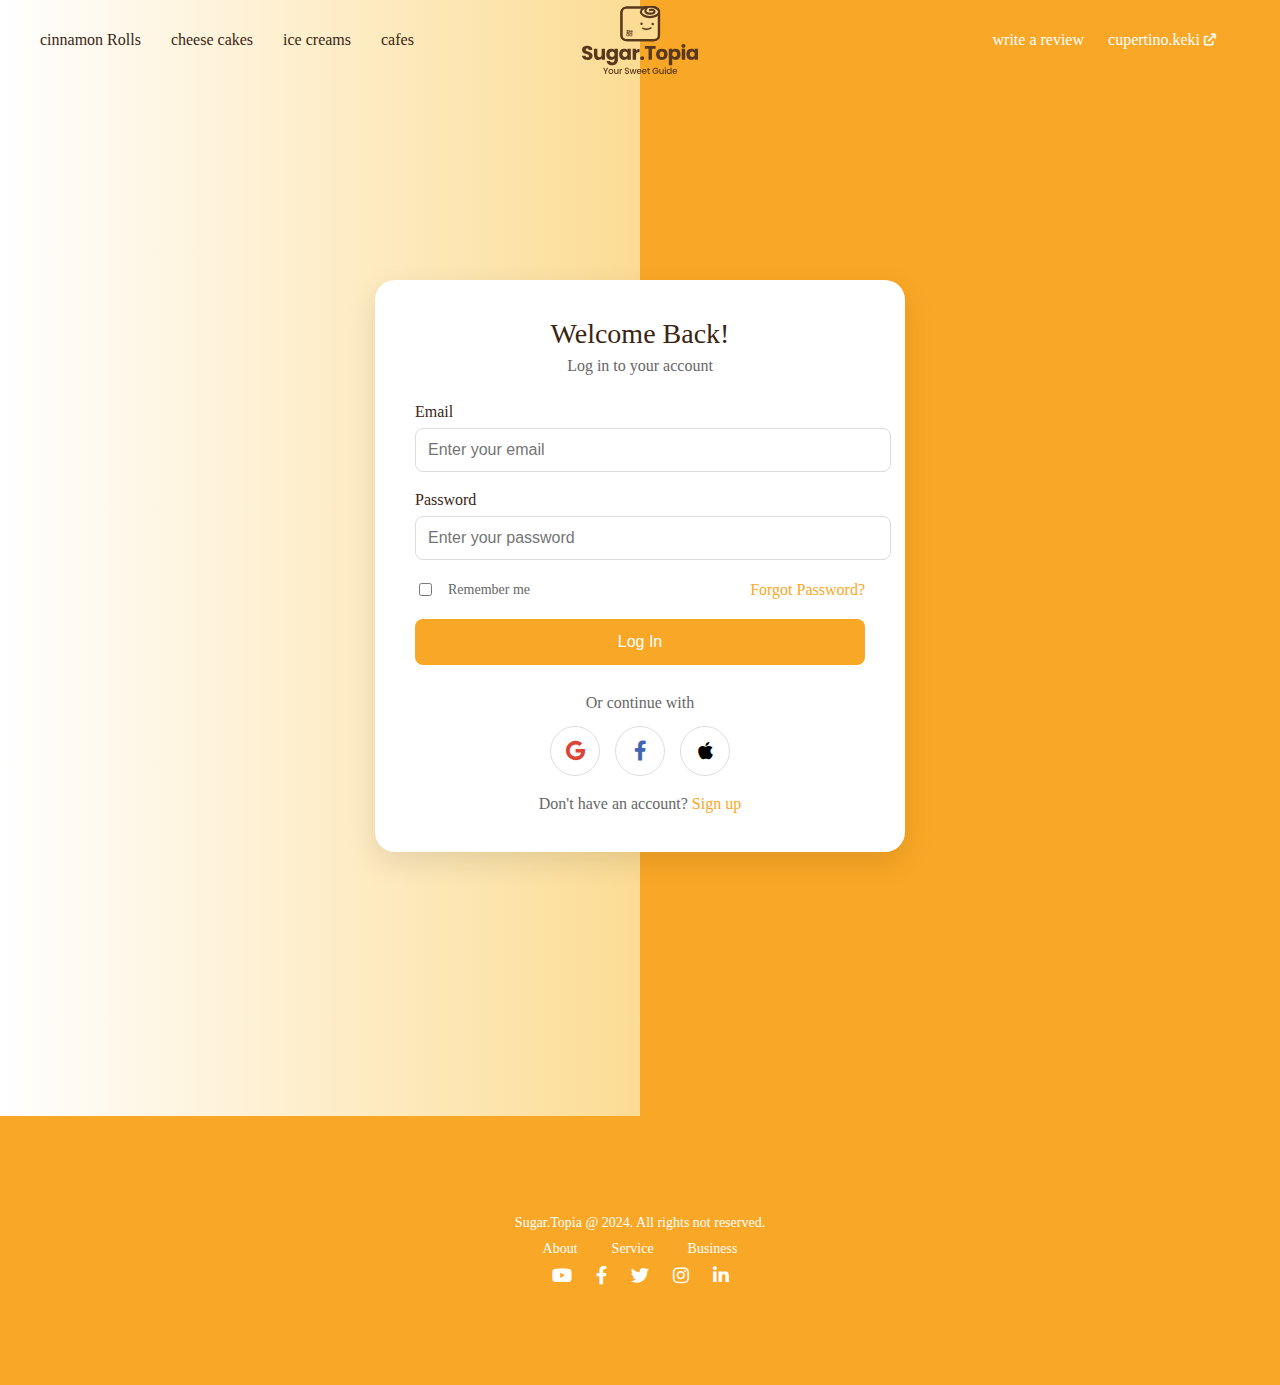
<file: login.html>
<!DOCTYPE html>
<html lang="en">
<head>
    <meta charset="UTF-8">
    <meta name="viewport" content="width=device-width, initial-scale=1.0">
    <title>Login - Sugar.Topia</title>
    <link rel="stylesheet" href="CSS/style.css">
    <link rel="stylesheet" href="CSS/login.css">.divider {
        text-align: center;
        margin: 20px 0;
        position: relative;
    }
    <link href="https://cdnjs.cloudflare.com/ajax/libs/font-awesome/6.0.0-beta3/css/all.min.css" rel="stylesheet">
</head>
<body>

    <header class="header">
        <div class="header-container">
            <nav class="nav-menu">
                <ul>
                    <li><a href="index.html">cinnamon Rolls</a></li>
                    <li><a href="index.html">cheese cakes</a></li>
                    <li><a href="index.html">ice creams</a></li>
                    <li><a href="index.html">cafes</a></li>
                </ul>
            </nav>

            <div class="logo-container">
                <a href="index.html">
                    <img src="img/11211.svg" alt="Sugar.Topia">
                </a>
            </div>

            <div class="actions">
                <a href="#">write a review</a>
                <a href="https://www.instagram.com/cupertino.keki/" class="brand-name">
                    cupertino.keki
                    <i class="fa-solid fa-arrow-up-right-from-square link-icon"></i>
                </a>
                <!-- <a href="login.html" class="btn-login">Log In</a>
                <a href="signup.html" class="btn-signup">Sign Up</a> -->
            </div>
        </div>
    </header>

    <!-- 登入表單區域 -->
    <main class="login-container">
        <div class="login-box">
            <h1>Welcome Back!</h1>
            <p class="subtitle">Log in to your account</p>
            
            <form class="login-form">
                <div class="form-group">
                    <label for="email">Email</label>
                    <input type="email" id="email" placeholder="Enter your email" required>
                </div>
                
                <div class="form-group">
                    <label for="password">Password</label>
                    <input type="password" id="password" placeholder="Enter your password" required>
                </div>
                
                <div class="form-options">
                    <label class="remember-me">
                        <input type="checkbox" id="remember">
                        <span>Remember me</span>
                    </label>
                    <a href="#" class="forgot-password">Forgot Password?</a>
                </div>
                
                <button type="submit" class="login-button">Log In</button>
                
                <div class="social-login">
                    <p>Or continue with</p>
                    <div class="social-buttons">
                        <button type="button" class="social-btn google">
                            <i class="fab fa-google"></i>
                        </button>
                        <button type="button" class="social-btn facebook">
                            <i class="fab fa-facebook-f"></i>
                        </button>
                        <button type="button" class="social-btn apple">
                            <i class="fab fa-apple"></i>
                        </button>
                    </div>
                </div>
                
                <p class="signup-link">
                    Don't have an account? <a href="signup.html">Sign up</a>
                </p>
            </form>
        </div>
    </main>

    <!-- footer -->
<footer>
    <div class="footer-content">
        <p>Sugar.Topia @ 2024. All rights not reserved.</p>
        <div class="footer-links">
            <a href="#">About</a>
            <a href="#">Service</a>
            <a href="#">Business</a>
        </div>
        <div class="footer_social-icons">
            <a href="#"><i class="fab fa-youtube"></i></a>
            <a href="#"><i class="fab fa-facebook-f"></i></a>
            <a href="#"><i class="fab fa-twitter"></i></a>
            <a href="https://www.instagram.com/cupertino.keki/"><i class="fab fa-instagram"></i></a>
            <a href="#"><i class="fab fa-linkedin-in"></i></a>
        </div>
    </div>
</footer>
</body>
</html>
</file>
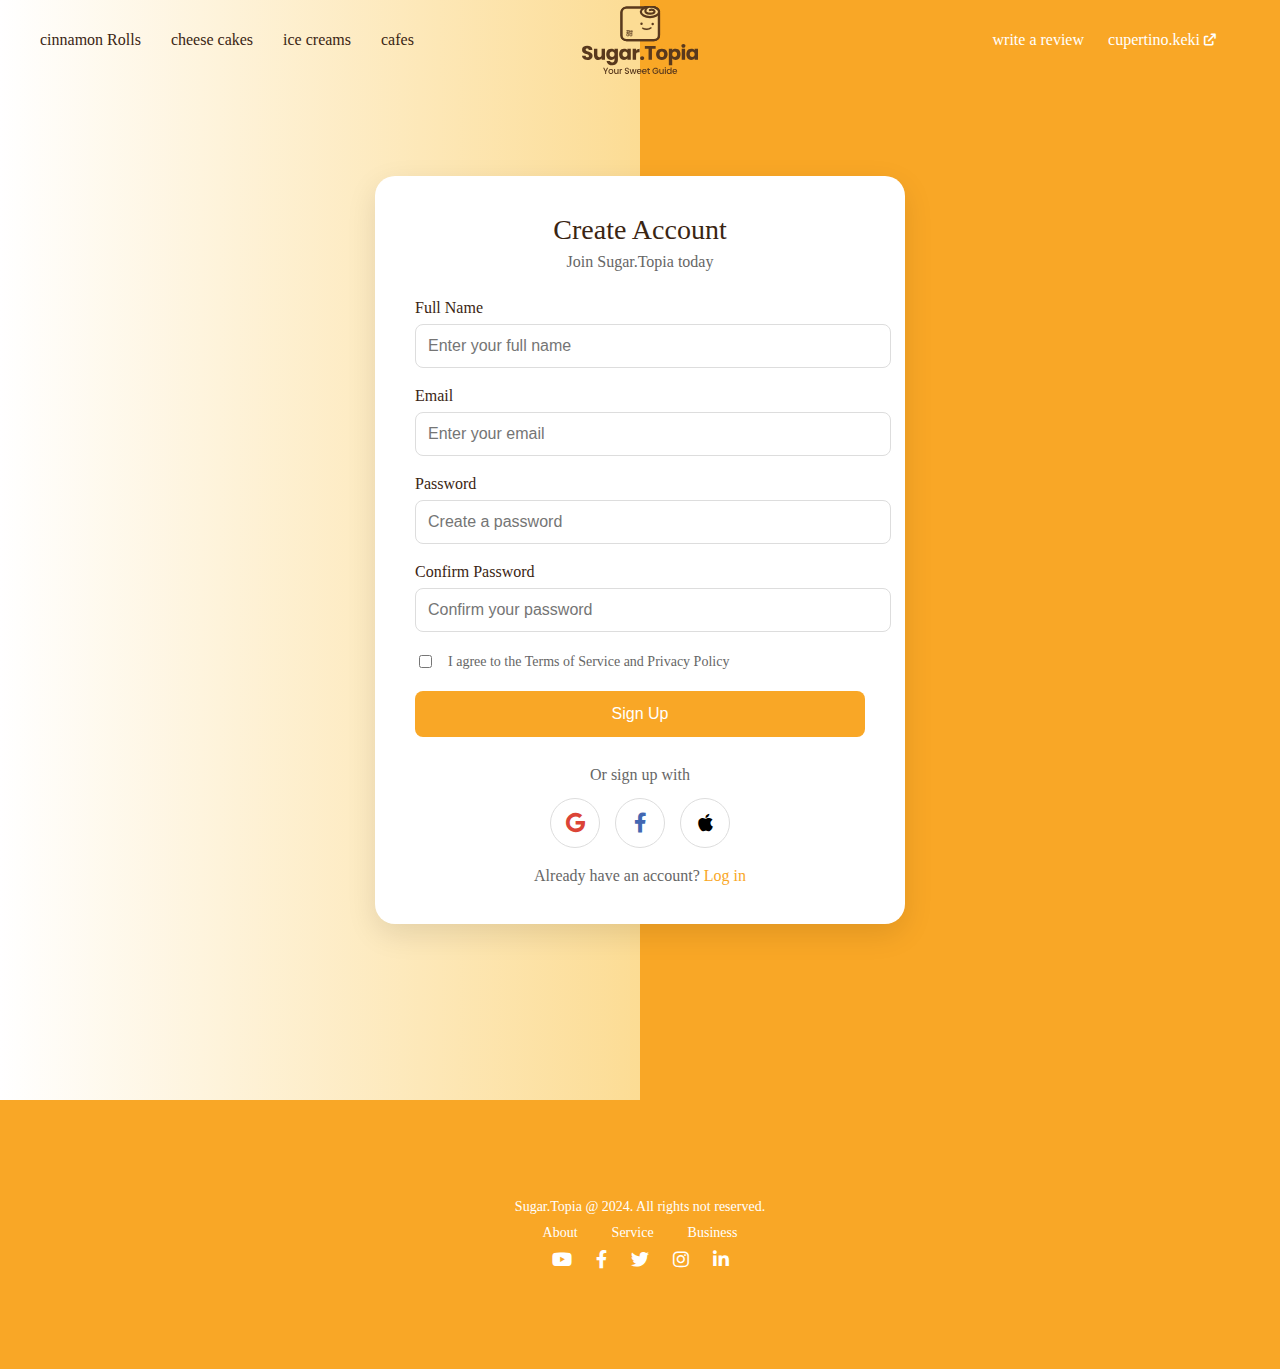
<file: signup.html>
<!DOCTYPE html>
<html lang="en">
<head>
    <meta charset="UTF-8">
    <meta name="viewport" content="width=device-width, initial-scale=1.0">
    <title>Sign Up - Sugar.Topia</title>
    <link rel="stylesheet" href="CSS/style.css">
    <link rel="stylesheet" href="CSS/login.css">
    <link href="https://cdnjs.cloudflare.com/ajax/libs/font-awesome/6.0.0-beta3/css/all.min.css" rel="stylesheet">
</head>
<body>
    <!-- Header 與 login.html 相同 -->
    <header class="header">
        <div class="header-container">
            <nav class="nav-menu">
                <ul>
                    <li><a href="index.html">cinnamon Rolls</a></li>
                    <li><a href="index.html">cheese cakes</a></li>
                    <li><a href="index.html">ice creams</a></li>
                    <li><a href="index.html">cafes</a></li>
                </ul>
            </nav>

            <div class="logo-container">
                <a href="index.html">
                    <img src="img/11211.svg" alt="Sugar.Topia">
                </a>
            </div>

            <div class="actions">
                <a href="#">write a review</a>
                <a href="https://www.instagram.com/cupertino.keki/" class="brand-name">
                    cupertino.keki
                    <i class="fa-solid fa-arrow-up-right-from-square link-icon"></i>
                </a>
            </div>
        </div>
    </header>

    <!-- 註冊表單區域 -->
    <main class="login-container">
        <div class="login-box">
            <h1>Create Account</h1>
            <p class="subtitle">Join Sugar.Topia today</p>
            
            <form class="login-form">
                <div class="form-group">
                    <label for="name">Full Name</label>
                    <input type="text" id="name" placeholder="Enter your full name" required>
                </div>

                <div class="form-group">
                    <label for="email">Email</label>
                    <input type="email" id="email" placeholder="Enter your email" required>
                </div>
                
                <div class="form-group">
                    <label for="password">Password</label>
                    <input type="password" id="password" placeholder="Create a password" required>
                </div>

                <div class="form-group">
                    <label for="confirm-password">Confirm Password</label>
                    <input type="password" id="confirm-password" placeholder="Confirm your password" required>
                </div>
                
                <div class="form-options">
                    <label class="remember-me">
                        <input type="checkbox" id="terms">
                        <span>I agree to the Terms of Service and Privacy Policy</span>
                    </label>
                </div>
                
                <button type="submit" class="login-button">Sign Up</button>
                
                <div class="social-login">
                    <p>Or sign up with</p>
                    <div class="social-buttons">
                        <button type="button" class="social-btn google">
                            <i class="fab fa-google"></i>
                        </button>
                        <button type="button" class="social-btn facebook">
                            <i class="fab fa-facebook-f"></i>
                        </button>
                        <button type="button" class="social-btn apple">
                            <i class="fab fa-apple"></i>
                        </button>
                    </div>
                </div>
                
                <p class="signup-link">
                    Already have an account? <a href="login.html">Log in</a>
                </p>
            </form>
        </div>
    </main>

    <!-- Footer 與 login.html 相同 -->
    <footer>
        <div class="footer-content">
            <p>Sugar.Topia @ 2024. All rights not reserved.</p>
            <div class="footer-links">
                <a href="#">About</a>
                <a href="#">Service</a>
                <a href="#">Business</a>
            </div>
            <div class="footer_social-icons">
                <a href="#"><i class="fab fa-youtube"></i></a>
                <a href="#"><i class="fab fa-facebook-f"></i></a>
                <a href="#"><i class="fab fa-twitter"></i></a>
                <a href="https://www.instagram.com/cupertino.keki/"><i class="fab fa-instagram"></i></a>
                <a href="#"><i class="fab fa-linkedin-in"></i></a>
            </div>
        </div>
    </footer>
</body>
</html>
</file>
<file: CSS/style.css>
@import url("reset.css");

body {
    font-family: poppins;
}

/* 頁面頂部 header */
.header {
    height: 80px;
    padding: 0;
    width: 100%;
    position: fixed;
    top: 0;
    left: 0;
    display: flex;
    z-index: 1000;
}

/* 左半邊白色背景 */
.header::before {
    content: '';
    position: absolute;
    left: 0;
    top: 0;
    width: 50%;
    height: 100%;
    background: linear-gradient(to left, #FCDC94,#fff); 
}

/* 右半邊橘色背景 */
.header::after {
    content: '';
    position: absolute;
    right: 0;
    top: 0;
    width: 50%;
    height: 100%;
    background-color: #F9A726;
}

.header-container {
    height: 100%;
    width: 100%;
    max-width: 1200px;
    margin: 0 auto;
    padding: 0 20px;
    display: flex;
    justify-content: space-between;
    align-items: center;
    position: relative;
    z-index: 1; /* 確保內容在背景色之上 */
}

/* 左側導航選單 */
.nav-menu ul {
    display: flex
    ;z-index: 1; 
    list-style: none;
    gap: 30px;
}

.nav-menu a {
    text-decoration: none !important;
    color: #3A2513; /* 改為深色，因為背景是白色 */
    font-size: 16px;
    font-weight: 500;
}
.nav-menu a:hover {
    color: #F9A726;
}

/* 右側操作區域 */
.actions {
    display: flex;
    align-items: center;
}

.actions a {
    color: white; 
    text-decoration: none !important;
    font-size: 16px;
    font-weight: 500;
}

.actions a:not(.btn-signup) {
    margin-right: 24px;
    color: #fff; 
}

.actions a:hover {
    color: #FCDC94;
    text-decoration: none !important;
}   

.actions .btn-login {
    margin-right: 4px;
    margin-left: 20px;
}

.actions .btn-login:hover {
    background-color: #FCDC94;
}

.brand-name {
    display: flex;
    align-items: center;
    gap: 4px;
    text-decoration: none !important;
}

.link-icon {
    font-size: 12px;
}

.btn-login, .btn-signup {
    padding: 8px 16px;
    border-radius: 9px;
    cursor: pointer;
    font-size: 14px;
    text-decoration: none;
    display: inline-block;
}

.btn-login {
    background: transparent;
    border: 1px solid white;
    color: white !important;
}

.btn-signup {
    background: white;
    color: #F9A726 !important;
    border: 1px solid white;
}

.btn-signup:hover {
    background-color: #FCDC94;
    color: #F9A726 !important;
}

/* Logo 樣式 */
.logo-container {
    position: fixed;
    left: 50%;
    transform: translateX(-50%);
    margin-top: 5px;
    z-index: 100; 
}

.logo-container img {
    height: 70px; /* 根據實際 logo 大小調整 */
    /* width: auto; */
}

/* 調整 header container 確保不會擋住 logo */
.header.header-container {
    position: relative;
    /* padding-bottom: 10px; */
    z-index: 10;
}

/* Split section */
.split-section {
    display: flex;
    margin: 0;
    padding: 0;
    position: relative;
    width: 100%;
    height: 800px;
    z-index: 1;
}

/* 左半邊白色背景 */
.split-section::before {
    content: '';
    position: absolute;
    left: 0;
    top: 0;
    width: 50%;
    height: 100%;
    background: linear-gradient(to left, #FCDC94,#fff); 
    z-index: -1;
}

/* 右半邊橘色背景 */
.split-section::after {
    content: '';
    position: absolute;
    right: 0;
    top: 0;
    width: 50%;
    height: 100%;
    background-color: #F9A726;
    z-index: -1;
}

/* Left side */
.left-side {
    width: 50%;
    display: flex;
    flex-direction: column;
    justify-content: flex-start;
    align-items: flex-start;
    padding-top: 28vh;
    padding-left: 150px;
    box-sizing: border-box;
    position: relative;
    z-index: 1;
}

/* Right side */
.right-side {
    width: 50%;
    height: 800px;
    display: flex;
    justify-content: center;
    align-items: center;
    position: relative;
    z-index: 1;
}

.right-side img {
    max-width: 75%;
    height: auto;
    position: relative;
    right: 180px;
}

/* The overlay text on the left side */
.overlay-text {
    font-size: 36px;
    font-weight: bold;
    color: #3A2513;
    margin-bottom: 20px;
    line-height: 1.4;
    max-width: 400px;
    margin-left: 10px;
    /* padding-left: 10px; */
}

/* Search bar container */
.search-bar {
    /* width: 100%; */
    /* max-width: 300px; */
    display: flex;
    gap: 1px;
    margin-top: 10px;
    /* margin-right: 20px; */
    /* position: absolute; */
}

/* 搜尋輸入框樣式 */
.search-bar input {
    padding: 0px 16px;
    border: 1px solid #ddd;
    border-radius: 10px;
    font-size: 14px;
    flex: 1;
    outline: none;
}

.search-bar input:focus {
    border-color: #F9A726;
    box-shadow: 0 0 0 2px rgba(249, 167, 38, 0.1);
}

/* 搜尋按鈕樣式 */
.search-btn {
    width: 48px;
    height: 48px;
    display: flex;
    justify-content: center;
    align-items: center;
    background-color: #F9A726;
    border: none;
    border-radius: 8px;
    cursor: pointer;
    padding: 0;
}

.search-btn:hover {
    background-color: #e89615;
}

/* 搜尋icon樣式 */
.search-btn i {
    font-size: 20px; /* 調整圖標大小 */
    width: 20px; /* 確保寬度固定 */
    height: 20px; /* 確高度固定 */
    display: flex;
    justify-content: center;
    align-items: center;
    color: white;
}

.social-icons {
    display: flex;
    gap: 20px;
    margin-top: 110px; /* 與搜尋欄保持一定距離 */
    padding-left:40px;
}

.social-icons a {
    width: 60px;
    height: 40px;
    /* border-radius: 50%; */
    /* border: 2px solid #F9A726; */
    color: #F9A726;
    text-decoration: none;
    display: flex;
    align-items: center;
    justify-content: center;
    transition: all 0.5s ease;
}

.social-icons a i {
    font-size: 40px;
    color: #F9A726; 
    display: block; 
}

.social-icons a:hover {
    color: white;
    transform: scale(1.2);  /* 元素放大 10% */
}

.social-icons a img {
    width: 40px;   
    height: 40px;   
}

.social-icons a:hover img {
    transform: scale(1.2);  /* 元素放大 10% */
    transition: all 0.5s ease;
}


/* 輪播器樣式 */
.slider {
    position: relative;
    width: 100%;
    height: 500px;
    overflow: hidden;
    border-radius: 40px;
    margin-left: -200px;  /* 向左移動 50px */
    /* 或者使用 transform */
    /* transform: translateX(-50px); */
    margin-top: 60px;

}

.slides {
    display: flex;
    transition: transform 0.3s ease-in-out;
    height: 100%;
}

.slide {
    min-width: 100%;
    height: 100%;
    object-fit: cover;
    position: relative;
    right: 180px;
    border-radius: 40px;
}

.slider-btn {
    position: absolute;
    top: 50%;
    transform: translateY(-50%);
    width: 40px;  /* 設定固定寬度 */
    height: 40px;  /* 設定固定高度，與寬度相等 */
    padding: 0;  /* 移除內距 */
    border: none;
    cursor: pointer;
    border-radius: 50%;
    background: transparent;  /* 透明背景 */
    border: 2px solid #FFF;  /* 加入邊框 */
    color: #Fff;
    font-size: 16px;
    z-index: 10;
    display: flex;  /* 使用 flex 置中內容 */
    align-items: center;
    justify-content: center;
    transition: all 0.3s;
}

.slider-btn:hover {
    background: rgba(249, 167, 38, 0.1);
}

.prev {
    left: 20px;
}

.next {
    right: 20px;
}

.dots {
    position: absolute;
    bottom: 20px;
    left: 50%;
    transform: translateX(-50%);
    display: flex;
    gap: 8px;
}

.dot {
    width: 10px;
    height: 10px;
    border-radius: 50%;
    background: rgba(255, 255, 255, 0.5);
    cursor: pointer;
    transition: background 0.3s;
}

.dot.active {
    background: #F9A726;
}


/* Join Mailing List Section */
.join-mailing-list {
    background-color: #FCDC94;
    padding: 100px 0;
    margin: 80px;
    border-radius: 30px;
    position: relative;
    overflow: hidden;
}

.join-mailing-list::before {
    content: '';
    position: absolute;
    top: -50%;
    right: -20%;
    width: 400px;
    height: 400px;
    background: rgba(249, 167, 38, 0.1);
    border-radius: 50%;
}

.mailing-content {
    display: flex;
    justify-content: space-between;
    align-items: center;
    max-width: 1200px;
    margin: 0 auto;
    gap: 30px;
    padding: 0 40px;
    position: relative;
}

/* 修改圖片容器 */
.image-container {
    flex: 1;
    display: flex;
    justify-content: flex-end; /* 改為靠右對齊 */
    margin-right: 50px; /* 向右移動 */
    position: relative; /* 確保定位正確 */
}

/* 主圖片樣式 */
.image-container img {
    width: 100%;
    max-width: 480px;
    border-radius: 20px;
    box-shadow: 0 20px 40px rgba(0, 0, 0, 0.2);
}

/* 文字容器 */
.text-container {
    flex: 1;
    margin-left: -15px; /* 向左移動 */
}

.image-decoration {
    position: absolute;
    top: -20px;
    right: -20px;
    width: 100%;
    height: 100%;
    border: 3px solid #F9A726;
    border-radius: 20px;
    z-index: -1;
}

.text-wrapper {
    max-width: 460px;
}

.accent-text {
    display: inline-block;
    background: #F9A726;
    color: white;
    padding: 6px 12px;
    border-radius: 20px;
    font-size: 14px;
    margin-bottom: 15px;
}

.text-wrapper h2 {
    font-size: 36px;
    font-weight: bold;
    color: #3A2513;
    margin-bottom: 20px;
    line-height: 1.2;
}

.text-wrapper p {
    font-size: 16px;
    line-height: 1.6;
    color: #666;
    margin-bottom: 30px;
}

.input-wrapper {
    flex: 1;
    position: relative;
    background: white;
    border-radius: 12px;
    padding: 5px 15px;
    display: flex;
    align-items: center;
}

.input-wrapper i {
    color: #F9A726;
    margin-right: 10px;
}

.input-wrapper input {
    border: none;
    outline: none;
    padding: 12px 0;
    width: 100%;
    font-size: 16px;
}

.subscribe-btn {
    display: flex;
    align-items: center;
    gap: 10px;
    background: #F9A726;
    color: white;
    border: none;
    padding: 15px 30px;
    border-radius: 12px;
    font-size: 16px;
    cursor: pointer;
    transition: all 0.3s ease;
    margin-top: 4px;
}

.subscribe-btn:hover {
    background: #e89615;
    transform: translateY(-2px);
}

.subscribe-benefits {
    margin-top: 25px;
    display: flex;
    flex-direction: column;
    gap: 12px;
}

.benefit-item {
    display: flex;
    align-items: center;
    gap: 10px;
}

.benefit-item i {
    color: #F9A726;
    font-size: 14px;
}

.benefit-item span {
    color: #666;
    font-size: 14px;
}

@media (max-width: 768px) {
    .mailing-content {
        flex-direction: column;
        text-align: center;
    }
    
    .text-wrapper {
        align-items: center;
    }
    
    .image-wrapper {
        margin-right: 0;
        margin-bottom: 40px;
    }
}

/* Latest Reviews Section */
.latest_review_section {
    max-width: 1000px;  /* 調整最大寬度 */
    margin: 0 auto;     /* 改為 auto 來自動置中 */
    padding: 56px 20px;
    text-align: center;
}

/* Header */
.review-header {
    display: flex;
    justify-content: space-between;
    align-items: center;
    margin-bottom: 56px;
    text-align: left;  /* 確保標題靠左對齊 */
}

.review-header h1 {
    margin: 0;
    font-size: 28px;
    font-weight: bold;
}

.review-view-all {
    color: #f9a726;
    text-decoration: none;
    font-size: 16px;
}

/* Review Grid */
.review-grid {
    display: grid;
    grid-template-columns: repeat(3, 1fr);  /* 改用 grid 布局，每行3個 */
    gap: 20px;
}

.review-card {
    width: 100%;  /* 讓卡片填滿網格空間 */
}

.review-item {
    background-color: #fff;
    border-radius: 8px;
    box-shadow: 0 2px 5px rgba(249, 167, 38, 0.6);
    padding: 15px;
}

/* User Section */
.review-user {
    display: flex;
    align-items: center;
    gap: 15px;
}

.user-avatar {
    width: 50px;
    height: 50px;
    border-radius: 50%;
    object-fit: cover;
}

.user-info {
    text-align: left;  /* 確保用戶信息靠左對齊 */
}

.user-name {
    font-weight: bold;
    margin: 0;
}

.post-time {
    font-size: 0.6em;
    color: #777;
    margin-top: 4px;
}

/* Review Content */
.review-content {
    padding: 15px 0;
    text-align: left;  /* 確保內容靠左對齊 */
}

.review-content h2 {
    font-size: .9em;
    margin: 0 0 10px 0;
}

.rating {
    margin-bottom: 10px;
}

.rating span {
    color: #5A8F29;
}

.review-image {
    width: 100%;
    border-radius: 8px;
    margin: 10px 0;
}

.review-text {
    font-size: 0.9em;
    color: #555;
    margin: 10px 0;
}

.read-more {
    color: #5A8F29;
    text-decoration: none;
}

/* Responsive Design */
@media (max-width: 1200px) {
    .latest_review_section {
        margin: 0 auto;  /* 在較小螢幕上置中 */
        padding: 56px 40px;
    }
}

@media (max-width: 768px) {
    .review-grid {
        grid-template-columns: repeat(2, 1fr);  /* 平板上每行2個 */
    }
}

@media (max-width: 480px) {
    .review-grid {
        grid-template-columns: 1fr;  /* 手機上每行1個 */
    }
}

/* 新增：標題區域的樣式 */
.reviews-header {
    display: flex;
    justify-content: space-between;
    align-items: center;
    max-width: 1000px; /* 與 activities-wrapper 同寬 */
    margin: 0 auto 24px;
    padding: 0 20px;
}

.reviews-header h1 {
    margin: 0; /* 移除標題預設邊距 */
    font-size: 24px;
}

.reviews-header .view-all {
    color: #F9A726;
    text-decoration: none;
    font-size: 16px;
}

.reviews-header .view-all:hover {
    text-decoration: underline;
}

/* dessert Category Section */
.dessert_categories_section {
    max-width: 1000px;
    margin: 0 auto;
    padding: 56px 20px;
    text-align: center;
}

/* Category Header */
.category-header {
    display: flex;
    justify-content: space-between;
    align-items: center;
    margin-bottom: 56px;
    text-align: left;
}

.category-header h2 {
    margin: 0;
    font-size: 24px;
    font-weight: bold;
    color: #3A2513;
}

.category-view-all {
    color: #F9A726;
    text-decoration: none;
    font-size: 16px;
}

.category-view-all:hover {
    text-decoration: underline;
}

/* Category Grid */
.category-grid {
    display: grid;
    grid-template-columns: repeat(4, 1fr);
    gap: 20px;
    margin: 0 auto;
}

.category-card {
    display: flex;
    flex-direction: column;
    align-items: center;
    padding: 10px;  /* 添加內邊距 */
    transition: all 0.3s ease;  /* 添加過渡效果 */
    border-radius: 16px;  /* 添加圓角 */
}

.category-card img {
    width: 100%;
    max-width: 200px;
    object-fit: cover;
    border-radius: 8px;
    transition: transform 0.3s ease;  /* 添加圖片過渡效果 */
}

/* 修改 hover 效果 */
.category-card:hover {
    background-color: rgba(249, 168, 38, 0.2);  /* 更淡的背景色 */
    transform: scale(0.98);  /* 稍微縮小整個卡片 */
}

.category-card:hover img {
    transform: scale(0.95);  /* 圖片稍微縮小 */
}

/* Responsive Design */
@media (max-width: 768px) {
    .category-grid {
        grid-template-columns: repeat(2, 1fr);
    }
}

@media (max-width: 480px) {
    .category-grid {
        grid-template-columns: repeat(1, 1fr);
    }
}

/* Instagram Section */
.instagram_photo_section {
    background-color: #FCDC94; 
    padding: 60px 20px;
    margin-top: 120px;
    margin-bottom: 20vh;
    text-align: center;
}

.instagram-container {
    max-width: 1200px;
    margin: 0 auto;
}

.instagram-container h2 {
    color: #fff;
    font-size: 28px;
    margin-bottom: 10px;
}

.instagram-container p {
    font-size: 20px;
    color: #fff;
    margin: 10px 0;
}

.instagram-grid {
    display: grid;
    grid-template-columns: repeat(6, 1fr);
    gap: 20px;
    margin: 20px auto;
    max-width: 1000px;
}

.instagram-grid img {
    width: 100%;
    height: 120px;
    object-fit: cover;
    border-radius: 8px;
    transition: transform 0.3s ease;
}

.instagram-grid img:hover {
    transform: scale(1.05);
}

.instagram-follow-btn {
    display: inline-flex;
    align-items: center;
    gap: 8px;
    margin-top: 20px;
    background-color: #fff;
    color: #F9A726;
    padding: 10px 20px;
    border: none;
    border-radius: 5px;
    font-size: 16px;
    cursor: pointer;
    text-decoration: none; /* 移除連結底線 */
    transition: all 0.3s ease;
}

.instagram-follow-btn i {
    font-size: 18px;
}

.instagram-follow-btn:hover {
    background-color: #FCDC94;
    color: #fff;
    transform: translateY(-2px);
}

/* Responsive Design */
@media (max-width: 768px) {
    .instagram-grid {
        grid-template-columns: repeat(3, 1fr);
    }
}

@media (max-width: 480px) {
    .instagram-grid {
        grid-template-columns: repeat(2, 1fr);
    }
}

/* button up */
.scroll-to-top-btn {
    position: fixed;
    bottom: 20px;
    right: 20px;
    width: 40px;  /* 設定固定寬度 */
    height: 40px; /* 設定固定高度（與寬度相同） */
    border-radius: 50%; /* 設為 50% 使其成為圓形 */
    background-color: #f9a826c1;
    color: white;
    border: none;
    cursor: pointer;
    display: flex;
    justify-content: center;
    align-items: center;
    box-shadow: 0 2px 10px rgba(0, 0, 0, 0.1);
    transition: all 0.3s ease;
}

.scroll-to-top-btn i {
    font-size: 20px;
}

/* 懸停效果 */
.scroll-to-top-btn:hover {
    background-color: #e89615;
    transform: translateY(-2px);
}


/* footer */
footer {
    background-color: #f9a726; 
    padding: 100px 0;
    text-align: center; 
    width: 100%; 
    box-sizing: border-box; 
    display: flex;
    justify-content: center; 
    align-items: center; 
}

.footer-content {
    max-width: 1200px; 
    width: 100%; 
    margin: 0 auto; 
    padding: 0 20px; 
    text-align: center; 
}

footer p {
    color: white;
    font-size: 14px;
    margin-bottom: 10px;
}

.footer-links {
    margin-bottom: 10px;
}

footer .footer-links a {
    color: white;
    text-decoration: none;
    margin: 0 15px;
    font-size: 14px;
    text-align: center;
    display: inline-block;
}

footer .footer-links a:hover {
    text-decoration: underline;
}

.footer_social-icons a {
    color: white;
    margin: 0 10px;
    font-size: 18px;
    text-align: center;
    display: inline-block;
}

.footer_social-icons a:hover {
    opacity: 0.7;
}

.footer_social-icons a:hover {
    opacity: 0.7;
}

/* category.html */
.filters {
    font-family: 'Poppins', sans-serif;
    padding: 20px;
    background-color: #ffffff;
    width: 300px;  /* 調整為適合的寬度 */
    margin-left: 20px;  /* 把過濾篩選區塊放到左邊 */
    margin-top: 140px;
}

.filter-title {
    font-size: 20px;
    font-weight: bold;
    color: #3A2513;
    margin-bottom: 20px;
}

.filter-group {
    /* margin-top: 60px; */
    margin-bottom: 20px;
}

.filter-label {
    font-size: 18px;
    font-weight: bold;
    color: #3A2513;
    margin-bottom: 10px;
}

/* Rating Filter - 垂直排列 */
.rating-filter {
    display: flex;
    flex-direction: column;  /* 垂直排列 */
    gap: 8px;
}

.rating-button {
    width: 100px;
    padding: 8px 8px;
    background-color: transparent;
    border: 2px solid #F9A726;
    color: #F9A726;
    cursor: pointer;
    border-radius: 20px;
    font-size: 14px;
}

.rating-button:hover {
    background-color: #F9A726;
    color: white;
}

/* Category Filter - 水平排列並換行 */
.category-filter {
    display: flex;
    flex-wrap: wrap;
    gap: 10px;
}

.category-button {
    padding: 8px 16px;
    background-color: transparent;
    border: 2px solid #F9A726;
    color: #F9A726;
    cursor: pointer;
    border-radius: 20px;
    font-size: 14px;
}

.category-button:hover {
    background-color: #F9A726;
    color: white;
}

.see-more {
    font-size: 14px;
    color: #F9A726;
    text-decoration: none;
}

.see-more:hover {
    text-decoration: underline;
}

/* Features Filter */
.features-filter {
    display: flex;
    flex-direction: column;
    gap: 10px;
}

.features-filter label {
    font-size: 14px;
    color: #3A2513;
}

input[type="checkbox"] {
    margin-right: 8px;
}

/* 中間搜尋結果區 ************************************/
.dessert-shops {
    flex: 0 1 600px; /* 修改：設定最佳寬度為 600px */
    min-width: 0;
    padding: 0;
}


h1 {
    font-size: 20px;
    font-weight: bold;
    margin-bottom: 40px;
    color: #3A2513;
}

.shop-item {
    display: flex;
    margin-bottom: 40px;
    border-bottom: 1px solid #ddd;
    padding-bottom: 20px;
}

.shop-image img {
    width: 200px;
    height: 150px;
    object-fit: cover;
    border-radius: 8px;
}

.shop-details {
    margin-left: 20px;

    flex-grow: 1;
}

.shop-details h2 {
    font-size: 20px;
    font-weight: bold;
    color: #3A2513;
    margin-bottom: 10px;
}

.rating {
    font-size: 16px;
    color: #F9A726;
}

.rating-score {
    font-size: 14px;
    color: #777;
    margin-left: 10px;
}

.categories {
    margin: 10px 0;
    display: flex;
    flex-wrap: wrap;
    gap: 8px;
}

.category-btn {
    background-color: #F9A726;
    color: white;
    padding: 5px 12px;
    border-radius: 20px;
    border: none;
    font-size: 14px;
    cursor: pointer;
    transition: background-color 0.3s ease;
}

.category-btn:hover {
    background-color: #FCDC94;
}

.description {
    font-size: 14px;
    color: #333;
    margin: 10px 0;
}

.services {
    font-size: 14px;
    color: #333;
}

.services span {
    margin-right: 10px;
}

.start-order-btn {
    background-color: #F9A726;
    color: white;
    margin-top: 10px;
    padding: 8px 10px;
    font-size: 16px;
    border: none;
    /* border-radius: 16px; */
    cursor: pointer;
    transition: background-color 0.3s ease;
}

.start-order-btn:hover {
    background-color: #FCDC94;
}

/* footer *****************************************/
footer {
    background-color: #f9a726; 
    padding: 100px 0;
    text-align: center; 
    width: 100%; 
    box-sizing: border-box; 
    display: flex;
    justify-content: center; 
    align-items: center; 
}

.footer-content {
    max-width: 1200px; 
    width: 100%; 
    margin: 0 auto; 
    padding: 0 20px; 
    text-align: center; 
}

footer p {
    color: white;
    font-size: 14px;
    margin-bottom: 10px;
}

.footer-links {
    margin-bottom: 10px;
}

footer .footer-links a {
    color: white;
    text-decoration: none;
    margin: 0 15px;
    font-size: 14px;
    text-align: center;
    display: inline-block;
}

footer .footer-links a:hover {
    text-decoration: underline;
}

.social-icons a {
    color: white;
    /* margin: 0 10px; */
    font-size: 18px;
    text-align: center;
    display: inline-block;
}

.social-icons a:hover {
    opacity: 0.7;
}

.main-content {
    display: flex;
    gap: 20px;
    padding: 20px;
    margin-top: 120px; /* header 高度 */
    min-height: calc(100vh - 80px - 100px); 
}

.filters {
    width: 200px;
    flex-shrink: 0;
    margin-top: 0; /* 移除原有的 margin-top */
    margin-right: 80px;
    height: calc(100vh - 120px);
    overflow-y: auto;
    position: sticky;
    top: 100px;
}

.dessert-shops {
    flex: 1;
    min-width: 0; /* 防止內容溢出 */
    /* padding: 0 0px; */
}

.map-container {
    width: 400px;
    flex-shrink: 0;
    position: sticky;
    top: 100px;
    height: calc(100vh - 120px);
}

.map-container iframe {
    width: 100%;
    height: 100%;
    border-radius: 8px;
}

/* 新的訂閱表單容器 */
.subscribe-form {
    display: flex;
    flex-direction: row; /* 確保水平排列 */
    align-items: center;
    gap: 15px;
    margin-bottom: 20px;
}

.input-wrapper {
    display: flex;
    align-items: center;
    background: white;
    border-radius: 12px;
    padding: 5px 15px;
    width: 250px; /* 設定固定寬度 */
    height: 45px;
}

.input-wrapper i {
    color: #F9A726;
    margin-right: 10px;
}

.input-wrapper input {
    border: none;
    outline: none;
    background: transparent;
    width: 100%;
    height: 100%;
    font-size: 16px;
}

.subscribe-btn {
    height: 45px;
    padding: 0 25px;
    background: #F9A726;
    color: white;
    border: none;
    border-radius: 12px;
    font-size: 16px;
    cursor: pointer;
    display: flex;
    align-items: center;
    gap: 10px;
    white-space: nowrap;
    transition: all 0.3s ease;
}

.subscribe-btn:hover {
    background: #e89615;
    transform: translateY(-2px);
}


@media (width < 1440px){

.left-side{
        padding-left: 50px;
}

.search-bar input{
    width: 140px;
}

.slider{
    margin-bottom: 100px;
}
}
</file>
<file: CSS/login.css>
@import url("reset.css");

body {
    font-family: poppins;
}
 /* 主容器樣式 */
.login-container {
    min-height: 100vh;
    display: flex;
    justify-content: center;
    align-items: center;
    background: linear-gradient(to right, #fff, #FCDC94 50%, #F9A726 50%);
    padding: 100px 20px;
}

/* 登入框樣式 */
.login-box {
    background: white;
    padding: 40px;
    border-radius: 20px;
    box-shadow: 0 10px 30px rgba(0, 0, 0, 0.1);
    width: 100%;
    max-width: 450px;
}

.login-box h1 {
    color: #3A2513;
    font-size: 28px;
    margin-bottom: 10px;
    text-align: center;
}

.subtitle {
    color: #666;
    text-align: center;
    margin-bottom: 30px;
}

/* 表單樣式 */
.form-group {
    margin-bottom: 20px;
}

.form-group label {
    display: block;
    margin-bottom: 8px;
    color: #3A2513;
    font-weight: 500;
}

.form-group input {
    width: 100%;
    padding: 12px;
    border: 1px solid #ddd;
    border-radius: 8px;
    font-size: 16px;
    transition: border-color 0.3s;
    color: #3A2513;
}

.form-group input:focus {
    border-color: #F9A726;
    outline: none;
}

/* 記住我和忘記密碼區域 */
.form-options {
    display: flex;
    justify-content: space-between;
    align-items: center;
    margin-bottom: 20px;
}

.remember-me {
    display: flex;
    align-items: center;
    gap: 8px;
    color: #666;
}

.forgot-password {
    color: #F9A726;
    text-decoration: none;
}

.forgot-password:hover {
    text-decoration: underline;
}

/* 登入按鈕 */
.login-button {
    width: 100%;
    padding: 14px;
    background-color: #F9A726;
    color: white;
    border: none;
    border-radius: 8px;
    font-size: 16px;
    font-weight: 500;
    cursor: pointer;
    transition: background-color 0.3s;
}

.login-button:hover {
    background-color: #e89615;
}

/* 社交登入區域 */
.social-login {
    margin-top: 30px;
    text-align: center;
}

.social-login p {
    color: #666;
    margin-bottom: 15px;
}

.social-buttons {
    display: flex;
    justify-content: center;
    gap: 15px;
}

.social-btn {
    width: 50px;
    height: 50px;
    border-radius: 50%;
    border: 1px solid #ddd;
    background: white;
    cursor: pointer;
    transition: all 0.3s;
    display: flex;
    align-items: center;
    justify-content: center;
}

.social-btn i {
    font-size: 20px;
}

.social-btn:hover {
    background-color: #f5f5f5;
    transform: translateY(-2px);
}

.google i {
    color: #DB4437;
}

.facebook i {
    color: #4267B2;
}

.apple i {
    color: #000;
}

/* 註冊連結 */
.signup-link {
    text-align: center;
    margin-top: 20px;
    color: #666;
}

.signup-link a {
    color: #F9A726;
    text-decoration: none;
    font-weight: 500;
}

.signup-link a:hover {
    text-decoration: underline;
}
/* footer */
footer {
    background-color: #f9a726; 
    padding: 100px 0;
    text-align: center; 
    width: 100%; 
    box-sizing: border-box; 
    display: flex;
    justify-content: center; 
    align-items: center; 
}

.footer-content {
    max-width: 1200px; 
    width: 100%; 
    margin: 0 auto; 
    padding: 0 20px; 
    text-align: center; 
}

footer p {
    color: white;
    font-size: 14px;
    margin-bottom: 10px;
}

.footer-links {
    margin-bottom: 10px;
}

footer .footer-links a {
    color: white;
    text-decoration: none;
    margin: 0 15px;
    font-size: 14px;
    text-align: center;
    display: inline-block;
}

footer .footer-links a:hover {
    text-decoration: underline;
}

.footer_social-icons a {
    color: white;
    margin: 0 10px;
    font-size: 18px;
    text-align: center;
    display: inline-block;
}

.footer_social-icons a:hover {
    opacity: 0.7;
}

.footer_social-icons a:hover {
    opacity: 0.7;
}

/* 註冊頁面特定樣式 */
.form-group input[type="text"] {
    width: 100%;
    padding: 12px;
    border: 1px solid #ddd;
    border-radius: 8px;
    font-size: 16px;
    transition: border-color 0.3s;
    color: #3A2513;
}

.form-group input[type="text"]:focus {
    border-color: #F9A726;
    outline: none;
}

/* 服務條款複選框容器 */
.remember-me span {
    font-size: 14px;
    line-height: 1.4;
}

/* 調整註冊表單的間距 */
.login-box.signup {
    padding: 40px;
}

.login-box.signup .form-group {
    margin-bottom: 15px;
}
</file>
